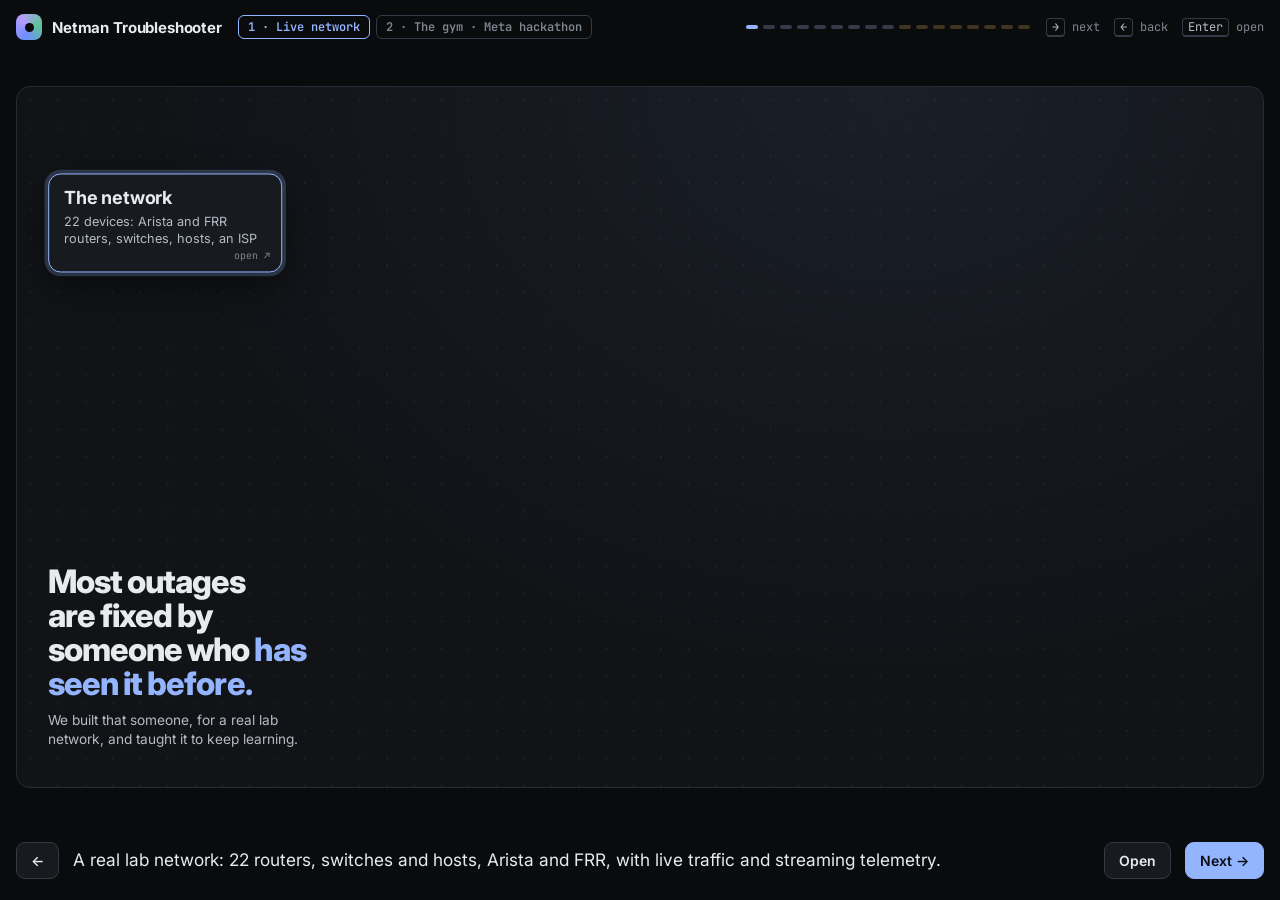
<file: presentation/preview.html>
<!doctype html>
<html lang="en"><head><meta charset="utf-8"><meta name="viewport" content="width=device-width, initial-scale=1, viewport-fit=cover"></head><body>
<title>Netman Troubleshooter</title>
<meta name="claude:viewport-fit-sides" content="cover">
<link rel="preconnect" href="https://fonts.googleapis.com">
<link rel="preconnect" href="https://fonts.gstatic.com" crossorigin>
<link rel="stylesheet" href="https://fonts.googleapis.com/css2?family=Inter:wght@400;500;600;700;800&family=JetBrains+Mono:wght@400;600&display=swap">
<style>
/* Layout: one 16:9 stage that grows a flowchart node by node; each node opens the real page it stands for.
   Single dark theme on purpose: it is projected, and it matches the Netman screens it opens. */
:root {
  color-scheme: dark;
  --bg: #0a0b0d; --surface: #111317; --surface-2: #171a1f; --line: #262b33; --line-2: #343b46;
  --text: #e8eaee; --text-2: #b6bcc6; --muted: #7f8792;
  --accent: #93b4ff;            /* Netman blue: the flow itself */
  --ai: #b79cff;                /* violet: where a model is involved, as on the Netman pages */
  --ok: #5fc493; --ext: #e3b35f; /* amber: systems outside ours (ServiceNow, the hackathon gym) */
  --sans: "Inter", ui-sans-serif, system-ui, -apple-system, "Segoe UI", Roboto, sans-serif;
  --mono: "JetBrains Mono", "SF Mono", ui-monospace, Menlo, Consolas, monospace;
}
* { box-sizing: border-box; }
[hidden] { display: none !important; }
html, body { height: 100%; }
body { margin: 0; background: var(--bg); color: var(--text); font-family: var(--sans); -webkit-font-smoothing: antialiased; overflow: hidden; }
.app { height: 100%; display: grid; grid-template-rows: auto 1fr auto; gap: 10px; padding-block: 14px;
  padding-left: max(16px, env(safe-area-inset-left, 0px)); padding-right: max(16px, env(safe-area-inset-right, 0px)); }

header { display: flex; align-items: center; gap: 16px; flex-wrap: wrap; max-width: 1500px; width: 100%; margin: 0 auto; }
.brand { display: flex; align-items: center; gap: 10px; min-width: 0; }
.mark { width: 26px; height: 26px; border-radius: 8px; background: conic-gradient(from 200deg, #6f8dff, #b79cff, #5fc493, #6f8dff); display: grid; place-items: center; flex: none; }
.mark::after { content: ""; width: 9px; height: 9px; border-radius: 50%; background: var(--bg); }
.brand b { font-weight: 700; letter-spacing: -.01em; font-size: 15px; }
.brand span { color: var(--muted); font-size: 13px; }
.chapters { display: flex; gap: 6px; flex-wrap: wrap; }
.chapters span { font: 600 12px var(--mono); padding: 3px 9px; border-radius: 6px; border: 1px solid var(--line-2); color: var(--muted); transition: color .3s, border-color .3s; }
.chapters span.on { color: var(--accent); border-color: var(--accent); }
.chapters span.on[data-ch="2"] { color: var(--ext); border-color: var(--ext); }
.dots { display: flex; gap: 5px; margin-left: auto; }
.dots i { width: 12px; height: 4px; border-radius: 2px; background: var(--line-2); transition: background .3s; }
.dots i.ch2 { background: rgba(227,179,95,.25); }
.dots i.ch2.on { background: var(--ext); }
.dots i.on { background: var(--accent); }
.keys { color: var(--muted); font: 12px var(--mono); }
.keys kbd { font: inherit; border: 1px solid var(--line-2); border-bottom-width: 2px; border-radius: 4px; padding: 0 5px; color: var(--text-2); }

.stagewrap { min-height: 0; display: grid; place-items: center; }
.stage { position: relative; width: min(100%, calc((100vh - 170px) * 16 / 9)); max-width: 1500px; aspect-ratio: 16 / 9; container-type: inline-size;
  background: radial-gradient(ellipse at 70% 0%, rgba(147,180,255,.07), transparent 60%), var(--surface); border: 1px solid var(--line); border-radius: 14px; overflow: hidden; }
.stage::before { content: ""; position: absolute; inset: 0; background-image: radial-gradient(rgba(255,255,255,.05) 1px, transparent 1px); background-size: 2.2cqw 2.2cqw; pointer-events: none; }
svg.edges { position: absolute; inset: 0; width: 100%; height: 100%; }
.edge { fill: none; stroke: var(--accent); stroke-width: 2.4; opacity: .85; transition: stroke-dashoffset .9s ease; }
.edge.ai { stroke: var(--ai); }
.edge.ext { stroke: var(--ext); }
.edge.next { stroke: var(--muted); }
.elabel { font: 600 15px var(--mono); fill: var(--text-2); opacity: 0; transition: opacity .5s .5s; }
.elabel.on { opacity: 1; }
.arrowhead { fill: var(--accent); } .arrowhead.ai { fill: var(--ai); } .arrowhead.ext { fill: var(--ext); } .arrowhead.next { fill: var(--muted); }

.node { position: absolute; width: 18.75cqw; min-height: 7.5cqw; transform: translate(-50%, -50%) scale(.92); opacity: 0; pointer-events: none;
  background: var(--surface-2); border: 1px solid var(--line-2); border-radius: 1cqw; padding: 1cqw 1.2cqw 1.9cqw; text-align: left; color: var(--text); font: inherit; cursor: pointer;
  transition: opacity .45s ease, transform .45s ease, border-color .2s, box-shadow .2s; }
.node.on { opacity: 1; transform: translate(-50%, -50%) scale(1); pointer-events: auto; }
.node:hover, .node:focus-visible { border-color: var(--accent); outline: none; box-shadow: 0 0 0 .3cqw rgba(147,180,255,.18); }
.node.current { border-color: var(--accent); box-shadow: 0 0 0 .3cqw rgba(147,180,255,.22), 0 1cqw 3cqw rgba(0,0,0,.5); }
.node.ai { border-color: rgba(183,156,255,.55); } .node.ai.current, .node.ai:hover { border-color: var(--ai); box-shadow: 0 0 0 .3cqw rgba(183,156,255,.2); }
.node.ext { border-color: rgba(227,179,95,.5); } .node.ext.current, .node.ext:hover { border-color: var(--ext); box-shadow: 0 0 0 .3cqw rgba(227,179,95,.18); }
.node .t { display: flex; align-items: center; gap: .6cqw; font-weight: 700; font-size: 1.45cqw; letter-spacing: -.01em; line-height: 1.2; }
.node .s { color: var(--text-2); font-size: 1.02cqw; line-height: 1.35; margin-top: .4cqw; }
.chip { font: 600 .78cqw var(--mono); padding: .1cqw .45cqw; border-radius: .35cqw; border: 1px solid currentColor; letter-spacing: .02em; white-space: nowrap; }
.chip.ai { color: var(--ai); } .chip.ext { color: var(--ext); }
.node .open { position: absolute; right: .9cqw; bottom: .7cqw; font: .8cqw var(--mono); color: var(--muted); }

.finale { position: absolute; left: 2.5cqw; right: 2.5cqw; bottom: 3.2cqw; opacity: 0; transition: opacity .6s; display: grid; grid-template-columns: repeat(4, minmax(0, 1fr)); gap: 2.5cqw; pointer-events: none; }
.finale.on { opacity: 1; }
.finale .big { font-weight: 800; font-size: 3.4cqw; letter-spacing: -.03em; line-height: 1; font-variant-numeric: tabular-nums; }
.finale .lbl { color: var(--text-2); font-size: 1.05cqw; line-height: 1.35; margin-top: .45cqw; }
.finale .ai .big { color: var(--ai); } .finale .ok .big { color: var(--ok); } .finale .ext .big { color: var(--ext); } .finale .flow .big { color: var(--accent); }
.lead2 { position: absolute; left: 2.5cqw; bottom: 3.2cqw; width: 58cqw; opacity: 0; transition: opacity .5s; pointer-events: none; }
.lead2.on { opacity: 1; }
.lead2 .kicker { font: 600 1cqw var(--mono); color: var(--ext); letter-spacing: .06em; text-transform: uppercase; }
.lead2 h2 { margin: .5cqw 0 0; font-size: 2.4cqw; line-height: 1.08; letter-spacing: -.03em; font-weight: 800; text-wrap: balance; }
.lead2 h2 em { font-style: normal; color: var(--ext); }
.lead2 p { margin: .7cqw 0 0; color: var(--text-2); font-size: 1.1cqw; line-height: 1.4; max-width: 50cqw; }
.lead { position: absolute; left: 2.5cqw; bottom: 3cqw; width: 22cqw; transition: opacity .4s; }
.lead h1 { margin: 0; font-size: 2.6cqw; line-height: 1.05; letter-spacing: -.03em; font-weight: 800; text-wrap: balance; }
.lead h1 em { font-style: normal; color: var(--accent); }
.lead p { margin: .8cqw 0 0; color: var(--text-2); font-size: 1.1cqw; line-height: 1.4; }
.lead.off { opacity: 0; }

.caption { max-width: 1500px; width: 100%; margin: 0 auto; display: flex; gap: 14px; align-items: center; min-height: 52px; }
.caption p { margin: 0; font-size: clamp(15px, 1.35vw, 21px); line-height: 1.4; flex: 1; min-width: 0; text-wrap: pretty; }
.btn { background: var(--surface-2); color: var(--text); border: 1px solid var(--line-2); border-radius: 9px; padding: 9px 14px; font: 600 14px var(--sans); cursor: pointer; flex: none; }
.btn:hover, .btn:focus-visible { border-color: var(--accent); outline: none; }
.btn.primary { background: var(--accent); color: #0a0d14; border-color: var(--accent); }

.viewer { position: fixed; inset: 0; z-index: 20; background: rgba(5,6,8,.84); backdrop-filter: blur(4px); display: grid; place-items: center;
  padding-block: max(18px, env(safe-area-inset-top, 0px)) max(18px, env(safe-area-inset-bottom, 0px));
  padding-left: max(16px, env(safe-area-inset-left, 0px)); padding-right: max(16px, env(safe-area-inset-right, 0px)); }
.sheet { width: min(1500px, 100%); max-height: 100%; display: grid; grid-template-columns: minmax(0, 3fr) minmax(260px, 1fr); gap: 18px; background: var(--surface); border: 1px solid var(--line-2); border-radius: 14px; padding: 16px; overflow: auto; animation: rise .3s ease; }
@keyframes rise { from { transform: translateY(10px); opacity: 0; } }
.shot { min-width: 0; display: grid; gap: 8px; align-content: start; }
.shot img { width: 100%; border-radius: 9px; border: 1px solid var(--line); display: block; }
.tabs { display: flex; flex-wrap: wrap; gap: 6px; }
.tabs button { background: none; border: 1px solid var(--line-2); color: var(--text-2); border-radius: 7px; padding: 4px 10px; font: 12px var(--mono); cursor: pointer; }
.tabs button[aria-pressed="true"] { border-color: var(--accent); color: var(--text); }
.side { display: flex; flex-direction: column; gap: 12px; min-width: 0; }
.side h2 { margin: 0; font-size: 22px; letter-spacing: -.02em; display: flex; gap: 8px; align-items: center; flex-wrap: wrap; }
.side h2 .chip { font-size: 11px; padding: 1px 6px; border-radius: 5px; }
.side .where { font: 12px var(--mono); color: var(--muted); word-break: break-all; }
.side ul { margin: 0; padding-left: 18px; display: grid; gap: 8px; color: var(--text-2); font-size: 15px; line-height: 1.45; }
.side ul b { color: var(--text); font-variant-numeric: tabular-nums; }
.side .close { margin-top: auto; align-self: flex-start; }

@media (max-width: 1500px) { .brand span { display: none; } }
@media (max-width: 760px) {
  body { overflow: auto; }
  .app { height: auto; }
  .keys { display: none; }
  .stage { width: 100%; aspect-ratio: auto; container-type: normal; padding: 14px; display: grid; gap: 10px; }
  .stage::before, svg.edges, .finale, .lead, .lead2 { display: none; }
  .node { position: relative; left: auto !important; top: auto !important; width: 100%; transform: none !important; min-height: 0; padding: 12px 14px; display: none; border-radius: 10px; }
  .node.on { display: block; }
  .node .t { font-size: 16px; gap: 8px; } .node .s { font-size: 13px; } .chip { font-size: 10px; padding: 1px 5px; border-radius: 4px; } .node .open { display: none; }
  .sheet { grid-template-columns: 1fr; }
}
@media (prefers-reduced-motion: reduce) { * { transition: none !important; animation: none !important; } }
</style>

<div class="app">
  <header>
    <div class="brand"><div class="mark"></div><div><b>Netman Troubleshooter</b> <span>· the network that fixes itself, then learns</span></div></div>
    <div class="chapters" id="chapters"><span data-ch="1">1 · Live network</span><span data-ch="2">2 · The gym · Meta hackathon</span></div>
    <div class="dots" id="dots" aria-hidden="true"></div>
    <div class="keys"><kbd>→</kbd> next &nbsp;<kbd>←</kbd> back &nbsp;<kbd>Enter</kbd> open</div>
  </header>

  <div class="stagewrap">
    <div class="stage" id="stage">
      <svg class="edges" id="edges" viewBox="0 0 1600 900" aria-hidden="true">
        <defs>
          <marker id="h-flow" viewBox="0 0 10 10" refX="8" refY="5" markerWidth="7" markerHeight="7" orient="auto-start-reverse"><path class="arrowhead" d="M0,0 L10,5 L0,10 z"/></marker>
          <marker id="h-ai" viewBox="0 0 10 10" refX="8" refY="5" markerWidth="7" markerHeight="7" orient="auto-start-reverse"><path class="arrowhead ai" d="M0,0 L10,5 L0,10 z"/></marker>
          <marker id="h-ext" viewBox="0 0 10 10" refX="8" refY="5" markerWidth="7" markerHeight="7" orient="auto-start-reverse"><path class="arrowhead ext" d="M0,0 L10,5 L0,10 z"/></marker>
          <marker id="h-next" viewBox="0 0 10 10" refX="8" refY="5" markerWidth="7" markerHeight="7" orient="auto-start-reverse"><path class="arrowhead next" d="M0,0 L10,5 L0,10 z"/></marker>
        </defs>
      </svg>
      <div class="lead" id="lead">
        <h1>Most outages are fixed by someone who <em>has seen it before.</em></h1>
        <p>We built that someone, for a real lab network, and taught it to keep learning.</p>
      </div>
      <div class="lead2" id="lead2">
        <div class="kicker">Part 2 · NetOps RL · built for the Meta hackathon</div>
        <h2>A gym where AI practises on <em>broken copies</em> of the network.</h2>
        <p>Faults are injected on purpose, an AI fixes them, and the lab, never the AI, grades the result. Every attempt becomes training data for our own model.</p>
      </div>
      <div class="finale" id="finale"></div>
    </div>
  </div>

  <div class="caption">
    <button class="btn" id="back" type="button" aria-label="Back">←</button>
    <p id="say"></p>
    <button class="btn" id="openit" type="button">Open</button>
    <button class="btn primary" id="next" type="button">Next →</button>
  </div>
</div>

<div class="viewer" id="viewer" hidden>
  <div class="sheet" role="dialog" aria-modal="true" aria-labelledby="vtitle">
    <div class="shot" id="vshot"></div>
    <div class="side">
      <h2 id="vtitle"></h2>
      <div class="where" id="vwhere"></div>
      <ul id="vfacts"></ul>
      <button class="btn close" id="vclose" type="button">Close (Esc)</button>
    </div>
  </div>
</div>

<script>
const NODES = [
  { id: "network", ch: 1, x: 190, y: 175, title: "The network", sub: "22 devices: Arista and FRR routers, switches, hosts, an ISP",
    say: "A real lab network: 22 routers, switches and hosts, Arista and FRR, with live traffic and streaming telemetry.",
    shots: [["Live topology", "shots/topology.jpg"]], where: "Netman › Live topology",
    facts: ["<b>22</b> devices across border, core, distribution, access and the hosts", "Traffic and link state straight from Prometheus", "Netman is the source of truth: every device's intended config lives in Git"] },
  { id: "detect", ch: 1, x: 590, y: 175, title: "Something breaks", sub: "a monitor, a ticket, a device alarm or the sweep",
    say: "Trouble gets in four ways: a monitor the AI wrote fires, a person opens a ticket, a device sends an alarm, or the sweep every 20 minutes finds it.",
    shots: [["Monitor", "shots/trig-monitor.jpg"], ["Monitor · Grafana", "shots/trig-grafana.jpg"], ["Ticket · our desk", "shots/desk.jpg"], ["Ticket · ServiceNow", "shots/servicenow.jpg"], ["Alarm · traps in", "shots/trig-alarm-feed.jpg"], ["Alarm · its run", "shots/trig-alarm.jpg"], ["Sweep", "shots/trig-sweep.jpg"]],
    wheres: ["Troubleshooting › Monitors", "Grafana › Troubleshooting › Troubleshooting monitors, Nov 11", "Service desk › T-15", "dev482281.service-now.com › INC0010001 (the same ticket)", "Grafana › Lab3 Syslog & Event Overview › SNMP traps, Nov 11", "Troubleshooting › run: s1 Ethernet4 went down", "Troubleshooting › Now"],
    where: "Our Monitors page · Grafana · our service desk · ServiceNow · Troubleshooting › Now",
    facts: ["<b>Monitor</b>: the AI suggested it, a person accepted it. When flaps or OSPF traps pass 15 in 10 minutes it starts a run; it has done that on its own. Its numbers also go to Prometheus and Grafana", "<b>Ticket</b>: a person writes in on our desk, or it comes from ServiceNow; both are the same ticket (T-15 is INC0010001)", "<b>Alarm</b>: s1 sent linkDown at 21:17:35; within 2 minutes the rules found the port shut by hand and put it back, and linkUp followed", "<b>Sweep</b>: every 20 minutes, 96 checks over every host and link; it catches what no device reports, like a lost NAT rule", "<b>570</b> runs so far: <b>487</b> alarms, <b>64</b> sweep, <b>16</b> tickets, <b>3</b> monitors"] },
  { id: "firstlook", ch: 1, x: 990, y: 175, title: "First look", sub: "did anything change from known-good?",
    say: "First question, every time: was it working before, and did anything change from the known-good config? A change nobody asked for is put back.",
    shots: [["Golden configs", "shots/golden.jpg"]], where: "Netman › Golden configs",
    facts: ["Known-good snapshot <b>20261114T111535Z</b> covers the 8 managed routers and switches", "Drift is restored through its own repair, as its own Jenkins build", "Deliberate stop-gaps are never undone blindly"] },
  { id: "rules", ch: 1, x: 1390, y: 175, title: "Rules first", sub: "28 diagnosis rules, 13 repairs, each a Jenkins pipeline",
    say: "Then the rules: 28 diagnosis rules and 13 repairs, each one its own Jenkins pipeline. Cheap, fast and predictable, so most problems never reach an AI.",
    shots: [["A real run", "shots/run.jpg"], ["All 41 rules", "shots/rules-list.jpg"], ["The 19 the AI wrote", "shots/rules-ai.jpg"]], where: "Troubleshooting › a run (troubleshooting-run #23) · Rules & review › Rules",
    facts: ["<b>41</b> rules installed: <b>22</b> we built, <b>19</b> the AI wrote and a person approved", "<b>28</b> find the cause, <b>13</b> repair, every repair verified after", "A rule only combines registered checks, so it never runs arbitrary code", "A new AI rule can start watch-only: it says what it would do before it may act", "The same stages show in the page and in Jenkins"] },
  { id: "ai", ch: 1, x: 1390, y: 470, ai: true, chip: ["AI", "ai"], title: "AI check, then AI fix", sub: "only when the rules run out",
    say: "Only when the rules run out does AI step in. One model checks whether it is still broken; only then does the support agent fix it. Last night r3 stopped forwarding at 02:54; it was fixed at 02:56 with no person involved.",
    shots: [["What the AI did", "shots/run-ai.jpg"], ["The models", "shots/models.jpg"]], where: "Troubleshooting › run 20261114T095401Z-h1-internet",
    facts: ["The AI check reads only; it can say working, broken or unsure", "The support agent changed <b>1</b> thing in <b>9</b> steps and verified h1 reached the internet", "Every model is chosen on the AI models page, per job"] },
  { id: "context", ch: 1, x: 1390, y: 760, ai: true, chip: ["RAG", "ai"], title: "What it knows", sub: "every past run and two weeks of logs, found by words and meaning",
    say: "It never starts blind. The AI is handed every past run grouped by cause, the five closest cases, what people approved or turned down, and the logs, metrics, builds and config changes from around that time. Every finished run adds itself, so the memory keeps growing on its own.",
    shots: [["The exact text it starts from", "shots/ctx-prompt.jpg"], ["Memory search", "shots/ctx-memory.jpg"]], where: "Troubleshooting › run 20261114T095401Z-h1-internet › The AI took over",
    facts: ["<b>570</b> runs cut into <b>3,160</b> pieces: symptom, cause, what worked, what failed, every command with its output", "Found by exact words (eth3, netem) and by meaning: \"can't get online\" finds \"cannot reach the internet\"", "A long memory of <b>13,649</b> records, read every 10 minutes from the syslog data lake, Prometheus, Jenkins and GitHub", "Also handed over: the known-good check, the rule results, the ticket's earlier messages, its own notes, and rejected suggestions with the reason", "Updates itself after every run. Word search needs no GPU; meaning search catches up whenever the GPU host is up"] },
  { id: "learn", ch: 1, x: 990, y: 470, ai: true, chip: ["AI", "ai"], title: "It learns", sub: "the AI writes rules and monitors; a person approves",
    say: "Every fix teaches it. The AI writes a new rule or monitor, proves it on last week's data, and a person approves it. Next time the rules handle it alone.",
    shots: [["Rules it wrote", "shots/review.jpg"], ["Monitors it wrote", "shots/monitors.jpg"]], where: "Troubleshooting › Rules & review, Monitors",
    facts: ["<b>19</b> suggestions accepted, <b>4</b> turned down, each with a reason it remembers", "A monitor is replayed over the past week before it is offered: it must catch the incident with almost no false alarms", "Accepted monitors feed Prometheus and Grafana"] },
  { id: "tools", ch: 1, x: 590, y: 470, ext: true, chip: ["ServiceNow", "ext"], title: "Your ticket system", sub: "incidents come in, replies and fixes go back",
    say: "It plugs into the ticket system a company already runs. A ServiceNow incident becomes our ticket; our replies, work notes and the fix go back, and it is resolved there.",
    shots: [["ServiceNow incident", "shots/servicenow.jpg"], ["Our service desk", "shots/desk.jpg"]], where: "dev482281.service-now.com › Incident",
    facts: ["The AI's questions go out as comments on the incident; the caller's answers come back to it", "Status follows: in progress, awaiting caller, resolved with a close code", "Problems it finds on its own open an incident there too", "Salesforce Service Cloud: the same connector, built and unit-tested"] },
  { id: "gym", ch: 1, x: 990, y: 760, ext: true, chip: ["Hackathon", "ext"], title: "Into the gym", sub: "part 2: NetOps RL, built for the Meta hackathon",
    say: "Everything it records feeds the second half of the project: the gym we built for the Meta hackathon.",
    shots: [["The NetOps RL console", "shots/hk-overview.jpg"]], where: "NetOps RL console · mghack.dheerajgajula.com",
    facts: ["One product, two halves: the live troubleshooter, and the gym that trains it", "Collect, data, train, test and results in one console", "Public at mghack.dheerajgajula.com, with a judge login"] },

  { id: "lab", ch: 2, x: 190, y: 175, ext: true, chip: ["Lab", "ext"], title: "Copies of a lab", sub: "an FRR leaf-spine: 10 routers, 5 hosts, an ISP, a customer",
    say: "The gym starts with copies of a lab network: a leaf-spine fabric with two borders, an ISP and a customer. 44 copies are set up across five machines, so many attempts run at once.",
    shots: [["The lab", "shots/hk-topology.jpg"], ["The whole pipeline", "shots/hk-overview.jpg"]], where: "NetOps RL › Lab · mghack.dheerajgajula.com",
    facts: ["<b>15</b> devices: 2 spines, 4 leaves, 2 borders, an ISP, a customer router and 5 hosts", "<b>44</b> lab copies on 5 machines; Claude Code proposes the split and a person approves it", "Every attempt starts from an identical snapshot, so attempts can be compared"] },
  { id: "bank", ch: 2, x: 590, y: 175, ext: true, title: "Break it on purpose", sub: "34 kinds of fault, 904 generated instances",
    say: "Then we break it on purpose: a shut BGP session, a gray failure, a hung router, a QoS change that only hurts voice, and decoys that look broken but are not.",
    shots: [["Scenario bank", "shots/hk-bank.jpg"], ["Campaigns", "shots/hk-campaigns.jpg"]], where: "NetOps RL › Collect › Environments, Campaigns",
    facts: ["<b>904</b> instances from <b>23</b> procedural templates, plus the classic scenarios", "Healthy networks with decoys, where doing nothing is the right answer", "Every scenario is proven first: a scripted fix must solve it, and doing nothing must not", "A campaign targets one kind of failure: it proposes variants, collects attempts and builds a dataset"] },
  { id: "agent", ch: 2, x: 990, y: 175, ai: true, chip: ["AI", "ai"], title: "The AI works it", sub: "typed tools over MCP, or one console; every call says why",
    say: "An AI agent gets the alert and works it like an engineer: list the devices, trace the path, read the counters, make the smallest change. Every call carries its reason.",
    shots: [["Every step, with its reason", "shots/hk-trajectory.jpg"], ["All attempts", "shots/hk-rollouts.jpg"]], where: "NetOps RL › Results › Rollouts",
    facts: ["Two tracks: a typed MCP tool catalog, or one run_command on the router console", "<b>192k</b> tool calls on the tools track alone, each with its rationale", "<b>38</b> models and effort levels have played, from free models to frontier ones", "A change journal is there too, so it must tell planned maintenance from a forgotten change"] },
  { id: "grader", ch: 2, x: 1390, y: 175, ext: true, chip: ["Grader", "ext"], title: "The lab grades it", sub: "never the AI: solved, honest fail, overclaim, no report",
    say: "The lab itself grades the result, never the AI. Saying fixed is not enough: if the network disagrees, that is an overclaim, and 40 percent of all attempts were exactly that.",
    shots: [["The verdict", "shots/hk-episode.jpg"], ["Arena", "shots/hk-arena.jpg"]], where: "NetOps RL › Results › an attempt (q04~7, Muse Spark 1.3)",
    facts: ["<b>6,934</b> graded attempts on the tools track: <b>44%</b> solved, <b>8%</b> honest fail, <b>40%</b> overclaim", "It checks the network itself: flows, voice targets, collateral damage, and whether the report was honest", "The injected fault and the expected fix stay hidden from the agent", "Here: voice policed to 2% on leaf3. Found and fixed in 39 steps, and the customer's call came back"] },
  { id: "data", ch: 2, x: 1390, y: 470, ext: true, chip: ["Data", "ext"], title: "Turn it into data", sub: "12k attempts, 1,952 lessons, 35k checked study questions",
    say: "Every attempt becomes data. When a run fails, a model that solved the same fault writes the lesson and a referee model checks it. RFCs and FRR docs become checked study questions.",
    shots: [["Datasets", "shots/hk-datasets.jpg"], ["Lessons", "shots/hk-lessons.jpg"], ["Library Q&A", "shots/hk-study.jpg"]], where: "NetOps RL › Data",
    facts: ["<b>12,113</b> attempts, <b>346,653</b> agent steps, <b>9 GB</b> of training data", "<b>1,952</b> lessons from failed runs accepted into training", "<b>35,419</b> study questions kept from RFCs, Wikipedia, FRR docs and our playbooks: cheap models write, a reviewer keeps, fixes or drops", "<b>361</b> playbooks written from our own solved runs"] },
  { id: "train", ch: 2, x: 990, y: 470, ai: true, chip: ["AI", "ai"], title: "Train our own model", sub: "a rented GPU, a hard spending cap, deleted after",
    say: "Then we fine-tune our own small models on it, on a rented GPU with a spending cap. The live troubleshooter records its AI steps the same way, so both halves feed one training set.",
    shots: [["Fine-tune", "shots/hk-finetune.jpg"], ["Netman's Train page", "shots/train.jpg"]], where: "NetOps RL › Train · Netman › AI agents › Train",
    facts: ["<b>20</b> fine-tuned models: Qwen3.5 2B, LFM3 1.7B, Needle and Muse Glimmer 30B", "<b>$34.60</b> GPU spend in all; at the limit training stops, the model is saved and the GPU deleted", "Scored on decisions it never trained on, against simply repeating the last call", "Netman's own first dataset: <b>287</b> support-agent examples"] },
  { id: "test", ch: 2, x: 590, y: 470, ext: true, chip: ["Exam", "ext"], title: "Faults it never saw", sub: "5 held-out kinds, 100 proven scenarios",
    say: "Last, the exam: five kinds of fault no model ever trained on, on the same network. Every model, big or ours, takes the same 40-fault bar; the best solved 70 percent.",
    shots: [["Models tested", "shots/hk-tested.jpg"], ["Held-out faults", "shots/hk-heldout.jpg"], ["Leaderboard", "shots/hk-leaderboard.jpg"]], where: "NetOps RL › Test · Results › Models tested",
    facts: ["<b>5</b> held-out kinds, <b>100</b> scenarios, all proven solvable; results never enter training", "The same 40 faults for every model: best <b>28/40</b> (Muse Spark 1.3) and <b>26/37</b> (gpt-5.6-sol)", "Each model's weak spots are listed: a quietly capped ECMP and gray failures beat almost all of them", "<b>20</b> exam runs kept, our fine-tunes side by side with their base models"] },
];
const EDGES = [
  { ch: 1, to: "detect", d: "M340,175 L440,175" },
  { ch: 1, to: "firstlook", d: "M740,175 L840,175" },
  { ch: 1, to: "rules", d: "M1140,175 L1240,175" },
  { ch: 1, to: "ai", d: "M1390,236 L1390,408", kind: "ai", label: "rules ran out", lx: 1404, ly: 328, anchor: "start" },
  { ch: 1, to: "context", d: "M1390,698 L1390,534", kind: "ai", label: "context in", lx: 1404, ly: 622, anchor: "start" },
  { ch: 1, to: "learn", d: "M1240,470 L1142,470", kind: "ai", label: "fixed", lx: 1191, ly: 456 },
  { ch: 1, to: "learn", d: "M990,408 C990,318 1320,320 1320,238", kind: "ai", label: "next time: rules alone", lx: 1150, ly: 300 },
  { ch: 1, to: "tools", d: "M840,470 L742,470", kind: "ext", label: "the fix", lx: 791, ly: 456 },
  { ch: 1, to: "tools", d: "M590,408 L590,238", kind: "ext", label: "tickets in", lx: 604, ly: 328, anchor: "start" },
  { ch: 1, to: "gym", d: "M1240,760 L1142,760", kind: "ext", label: "recorded", lx: 1191, ly: 746 },
  { ch: 2, to: "bank", d: "M340,175 L440,175", kind: "ext" },
  { ch: 2, to: "agent", d: "M740,175 L840,175", kind: "ext", label: "alert", lx: 790, ly: 161 },
  { ch: 2, to: "grader", d: "M1140,175 L1240,175", kind: "ext", label: "report", lx: 1190, ly: 161 },
  { ch: 2, to: "data", d: "M1390,236 L1390,408", kind: "ext", label: "graded attempts", lx: 1404, ly: 328, anchor: "start" },
  { ch: 2, to: "train", d: "M1240,470 L1142,470", kind: "ai", label: "data", lx: 1191, ly: 456 },
  { ch: 2, to: "test", d: "M840,470 L742,470", kind: "ai", label: "exam", lx: 791, ly: 456 },
  { ch: 2, to: "test", d: "M590,408 L590,238", kind: "ext", label: "weak spots: next round", lx: 604, ly: 328, anchor: "start" },
];
const FINALE = [
  { big: "570", lbl: "runs handled on the live network", kind: "ok" },
  { big: "19", lbl: "rules and monitors the AI wrote, approved by a person", kind: "ai" },
  { big: "12k", lbl: "attempts in the gym, graded by the lab, never by the AI", kind: "ext" },
  { big: "38", lbl: "models and effort levels compared on the same faults", kind: "flow" },
];
const STEPS = [...NODES.map(n => n.id), "finale"];
const FINALE_SAY = "Two halves, one loop: the live network fixes itself and records everything; the gym turns that into practice, grades it honestly and trains our own model.";

const stage = document.getElementById("stage"), svg = document.getElementById("edges"), say = document.getElementById("say");
const NS = "http://www.w3.org/2000/svg";
let step = 0;

const els = {};
for (const n of NODES) {
  const b = document.createElement("button");
  b.type = "button"; b.className = "node" + (n.ai ? " ai" : "") + (n.ext ? " ext" : "");
  b.style.left = (n.x / 16) + "%"; b.style.top = (n.y / 9) + "%";
  b.innerHTML = `<div class="t">${n.title}${n.chip ? ` <span class="chip ${n.chip[1]}">${n.chip[0]}</span>` : ""}</div><div class="s">${n.sub}</div><span class="open">open ↗</span>`;
  b.addEventListener("click", () => openNode(n));
  stage.appendChild(b); els[n.id] = b;
}
const edgeEls = EDGES.map(e => {
  const p = document.createElementNS(NS, "path");
  p.setAttribute("d", e.d); p.setAttribute("class", "edge" + (e.kind ? " " + e.kind : ""));
  p.setAttribute("marker-end", `url(#h-${e.kind || "flow"})`);
  svg.appendChild(p);
  const len = p.getTotalLength();
  p.style.strokeDasharray = e.dashed ? "8 9" : len; p.style.strokeDashoffset = len; p.style.opacity = 0;
  let t = null;
  if (e.label) {
    t = document.createElementNS(NS, "text"); t.setAttribute("x", e.lx); t.setAttribute("y", e.ly); t.setAttribute("class", "elabel");
    t.setAttribute("text-anchor", e.anchor || "middle"); t.textContent = e.label; svg.appendChild(t);
  }
  return { e, p, t, len };
});

const chOf = id => id === "finale" ? 2 : (NODES.find(n => n.id === id).ch || 1);
const dots = document.getElementById("dots");
STEPS.forEach(id => { const i = document.createElement("i"); if (chOf(id) === 2) i.className = "ch2"; dots.appendChild(i); });
document.getElementById("finale").innerHTML = FINALE.map(f => `<div class="${f.kind}"><div class="big">${f.big}</div><div class="lbl">${f.lbl}</div></div>`).join("");

function render() {
  const cur = STEPS[step], ch = chOf(cur);
  // each chapter is its own flowchart: only that chapter's nodes so far are on the stage
  const shown = new Set(STEPS.slice(0, step + 1).filter(id => chOf(id) === ch));
  NODES.forEach(n => { els[n.id].classList.toggle("on", shown.has(n.id)); els[n.id].classList.toggle("current", cur === n.id); els[n.id].tabIndex = shown.has(n.id) ? 0 : -1; });
  edgeEls.forEach(({ e, p, t, len }) => {
    const on = (e.ch || 1) === ch && shown.has(e.to);
    p.style.opacity = on ? (e.kind === "next" ? .75 : .85) : 0;
    p.style.strokeDashoffset = on ? 0 : len;
    if (t) t.classList.toggle("on", on);
  });
  document.getElementById("finale").classList.toggle("on", STEPS[step] === "finale");
  document.getElementById("lead").classList.toggle("off", step > 0);
  document.getElementById("lead2").classList.toggle("on", ch === 2 && cur !== "finale");
  document.querySelectorAll("#chapters span").forEach(c => c.classList.toggle("on", Number(c.dataset.ch) === ch));
  [...dots.children].forEach((d, i) => d.classList.toggle("on", i <= step));
  const node = NODES.find(n => n.id === cur);
  say.textContent = node ? node.say : FINALE_SAY;
  document.getElementById("openit").hidden = !node;
  document.getElementById("back").disabled = step === 0;
  document.getElementById("next").textContent = step === STEPS.length - 1 ? "Start over" : "Next →";
  try { localStorage.setItem("deck-step", String(step)); } catch (_) {}
}
function next() { step = step === STEPS.length - 1 ? 0 : step + 1; render(); }
function back() { if (step > 0) { step--; render(); } }

const viewer = document.getElementById("viewer");
let shotAt = 0;
function openNode(n) {
  const shot = document.getElementById("vshot");
  shot.innerHTML = ""; shotAt = 0;
  if (n.shots) {
    if (n.shots.length > 1) {
      const tabs = document.createElement("div"); tabs.className = "tabs";
      n.shots.forEach(([label, src], i) => {
        const b = document.createElement("button"); b.type = "button"; b.textContent = label; b.setAttribute("aria-pressed", String(i === 0));
        b.addEventListener("click", () => { img.src = src; img.alt = label; shotAt = i; document.getElementById("vwhere").textContent = (n.wheres && n.wheres[i]) || n.where || ""; [...tabs.children].forEach(x => x.setAttribute("aria-pressed", String(x === b))); });
        tabs.appendChild(b);
      });
      shot.appendChild(tabs);
    }
    const img = document.createElement("img"); img.src = n.shots[0][1]; img.alt = n.shots[0][0];
    shot.appendChild(img);
  }
  document.getElementById("vtitle").innerHTML = n.title + (n.chip ? ` <span class="chip ${n.chip[1]}">${n.chip[0]}</span>` : "");
  document.getElementById("vwhere").textContent = (n.wheres && n.wheres[0]) || n.where || "";
  document.getElementById("vfacts").innerHTML = n.facts.map(f => `<li>${f}</li>`).join("");
  viewer.hidden = false;
  document.getElementById("vclose").focus();
}
function closeViewer() { viewer.hidden = true; }
viewer.addEventListener("click", e => { if (e.target === viewer) closeViewer(); });
document.getElementById("vclose").addEventListener("click", closeViewer);
document.getElementById("next").addEventListener("click", next);
document.getElementById("back").addEventListener("click", back);
document.getElementById("openit").addEventListener("click", () => { const n = NODES.find(x => x.id === STEPS[step]); if (n) openNode(n); });
document.addEventListener("keydown", e => {
  if (!viewer.hidden) {
    const tabs = [...viewer.querySelectorAll(".tabs button")];
    if (e.key === "Escape") closeViewer();
    else if (["ArrowRight", "PageDown", " "].includes(e.key)) { e.preventDefault(); if (shotAt < tabs.length - 1) tabs[shotAt + 1].click(); else { closeViewer(); next(); } }
    else if (["ArrowLeft", "PageUp"].includes(e.key)) { e.preventDefault(); if (shotAt > 0) tabs[shotAt - 1].click(); }
    else if (/^[1-9]$/.test(e.key) && tabs[+e.key - 1]) { e.preventDefault(); tabs[+e.key - 1].click(); }
    return;
  }
  if (["ArrowRight", "PageDown", " "].includes(e.key)) { e.preventDefault(); next(); }
  else if (["ArrowLeft", "PageUp"].includes(e.key)) { e.preventDefault(); back(); }
  else if (e.key === "Enter" && !(document.activeElement && document.activeElement.classList.contains("node"))) { const n = NODES.find(x => x.id === STEPS[step]); if (n) { e.preventDefault(); openNode(n); } }
});
render();
</script>

</body></html>
</file>
